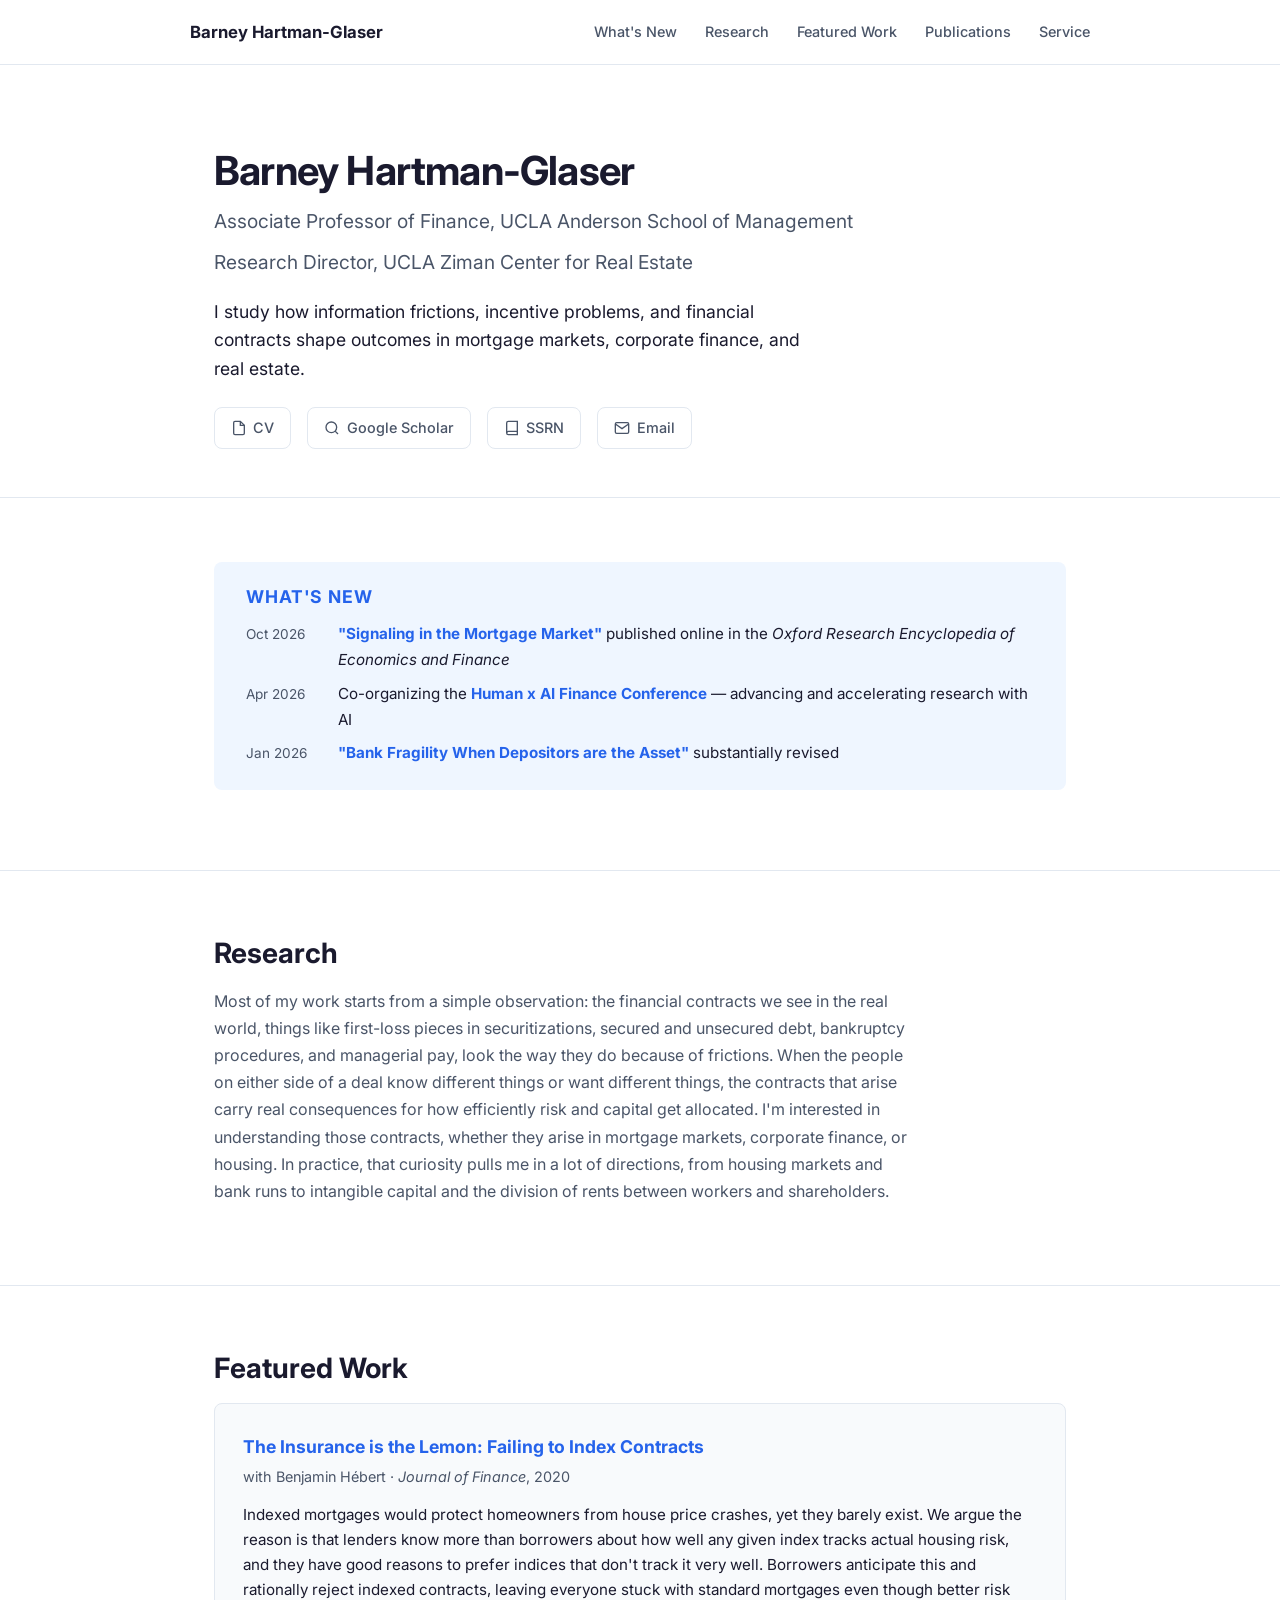
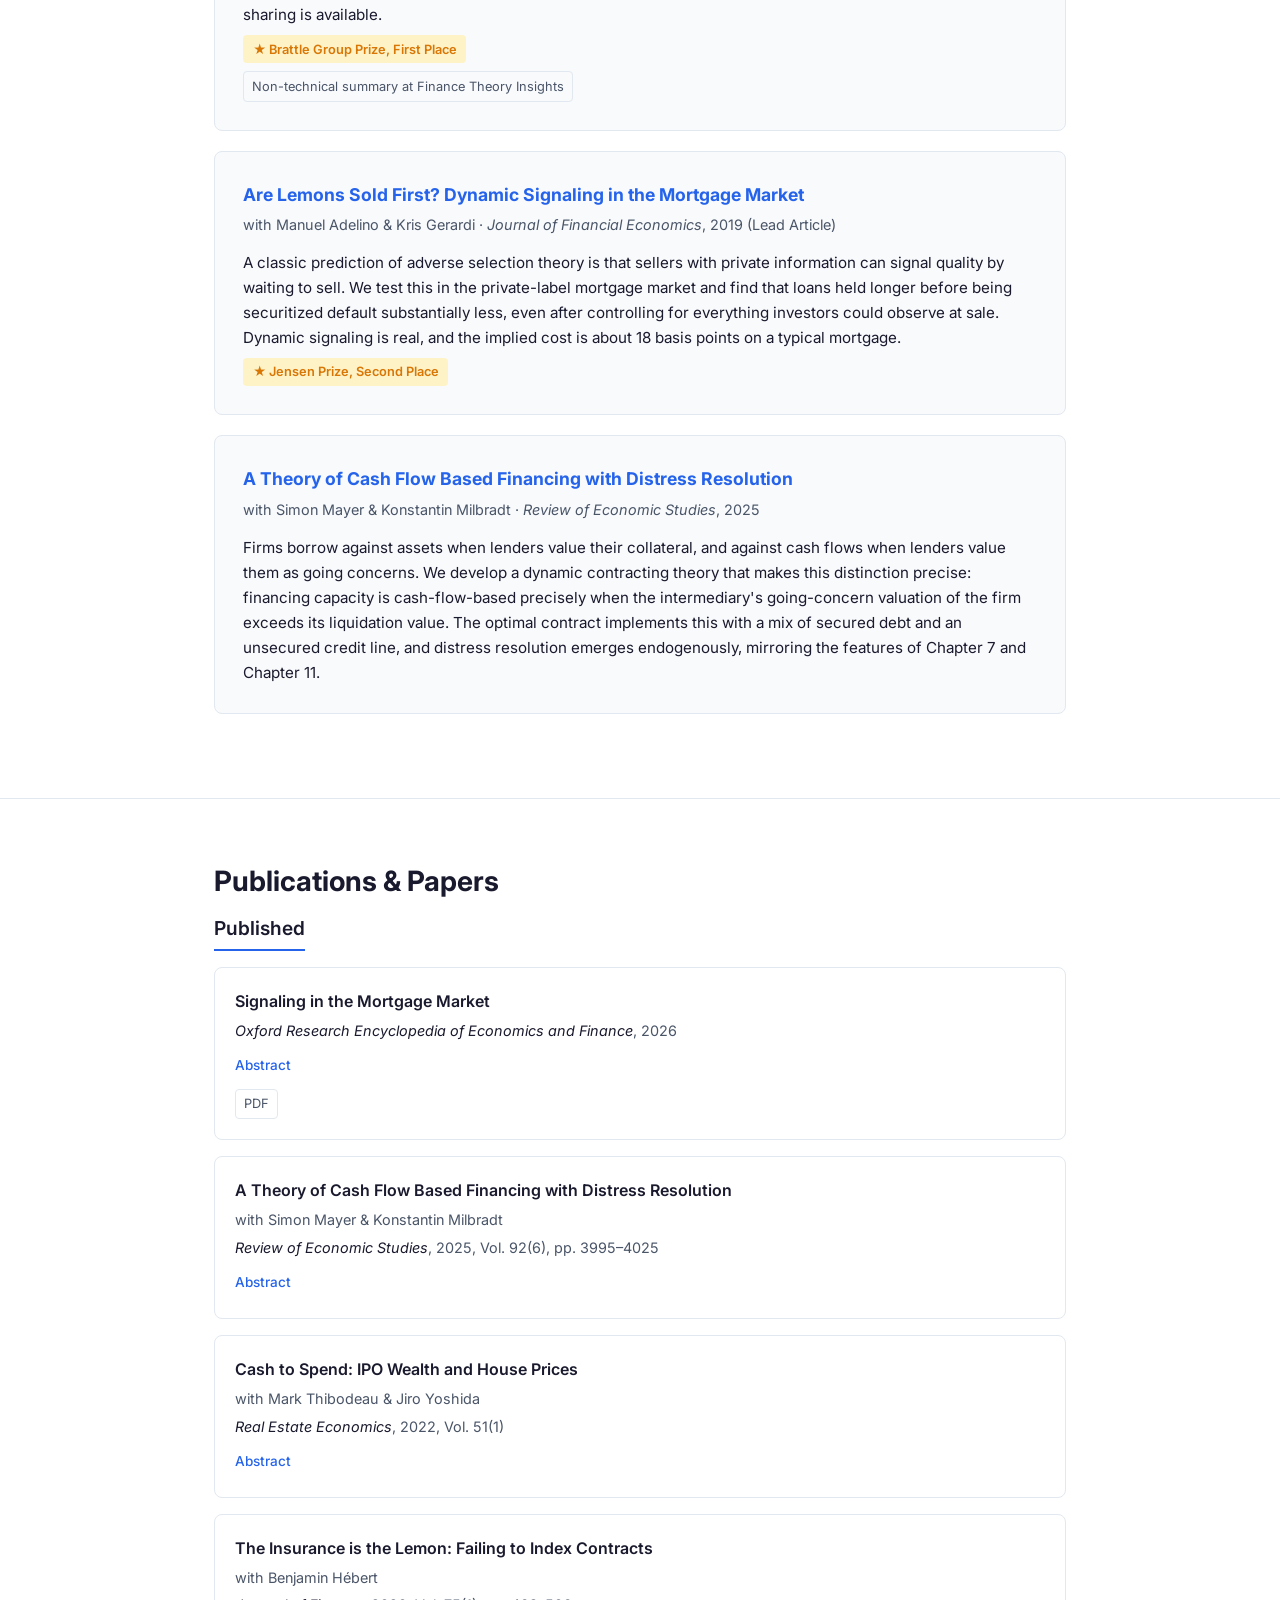
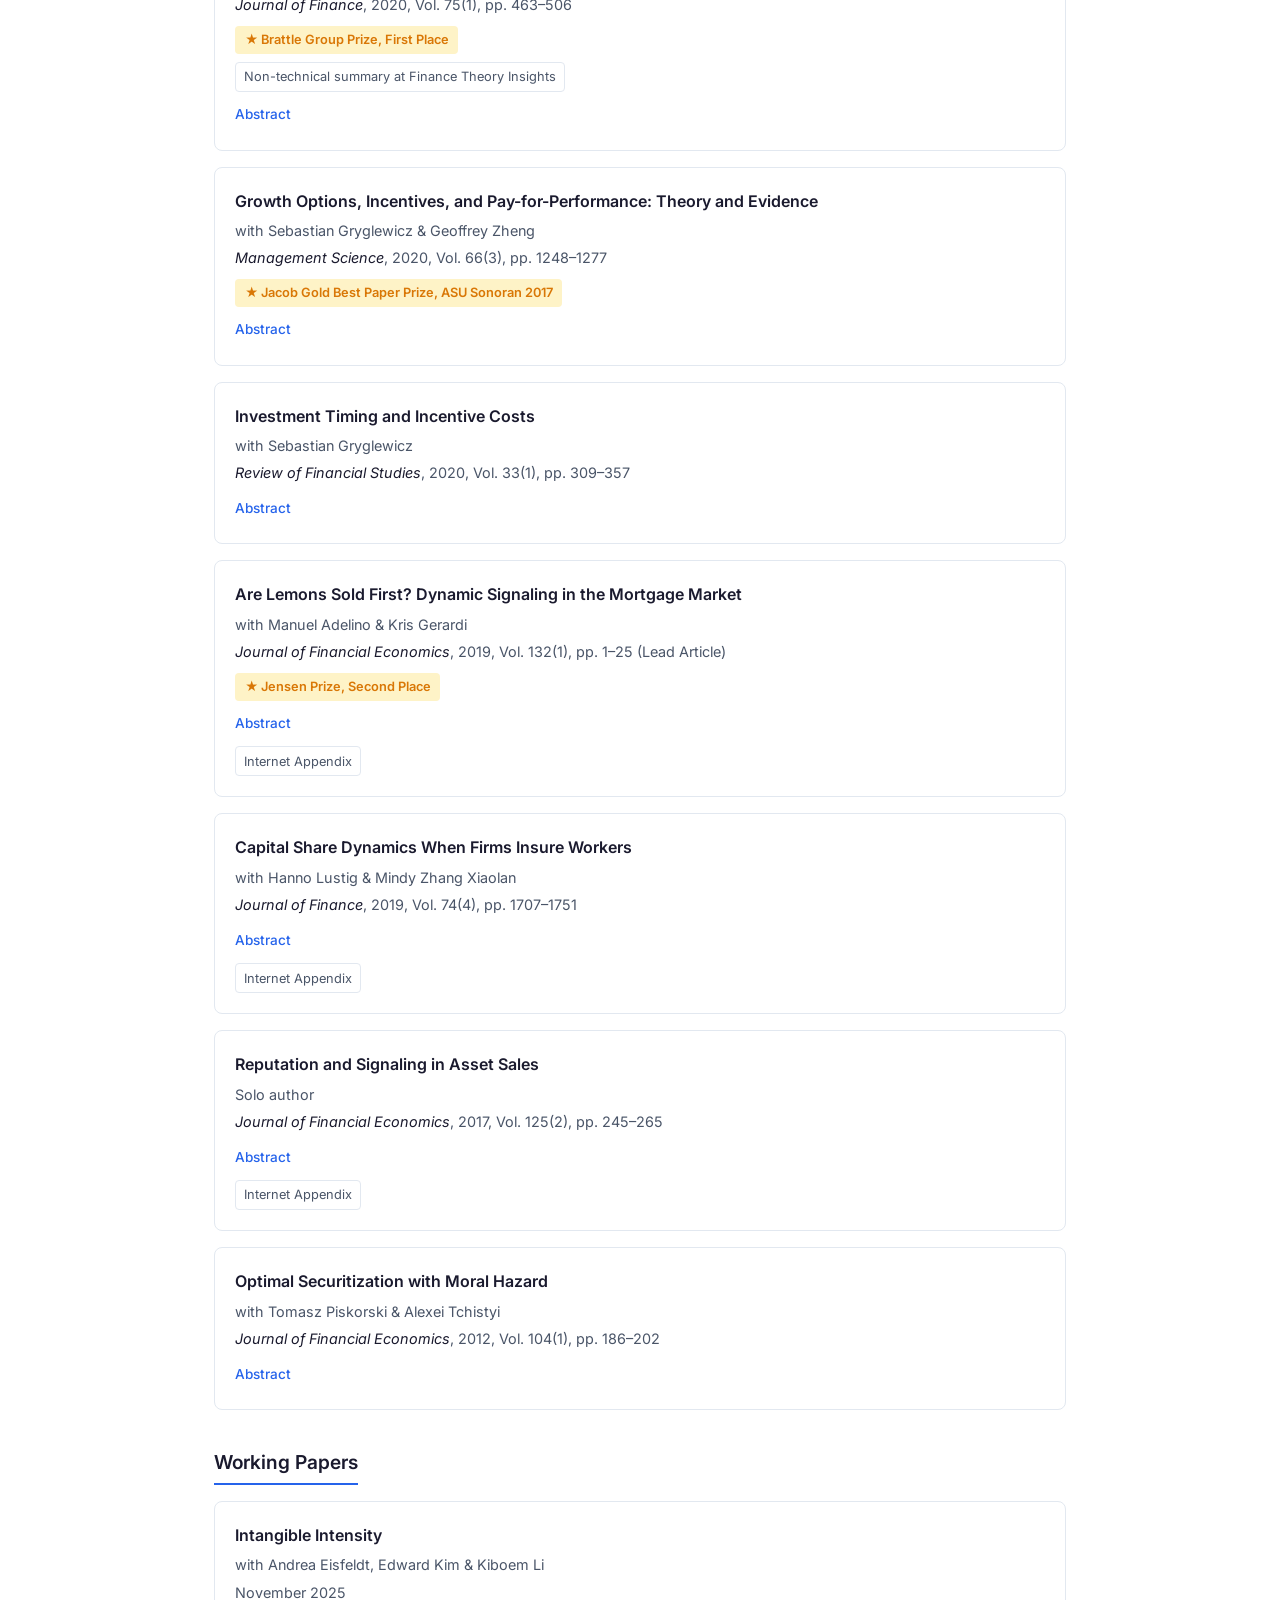
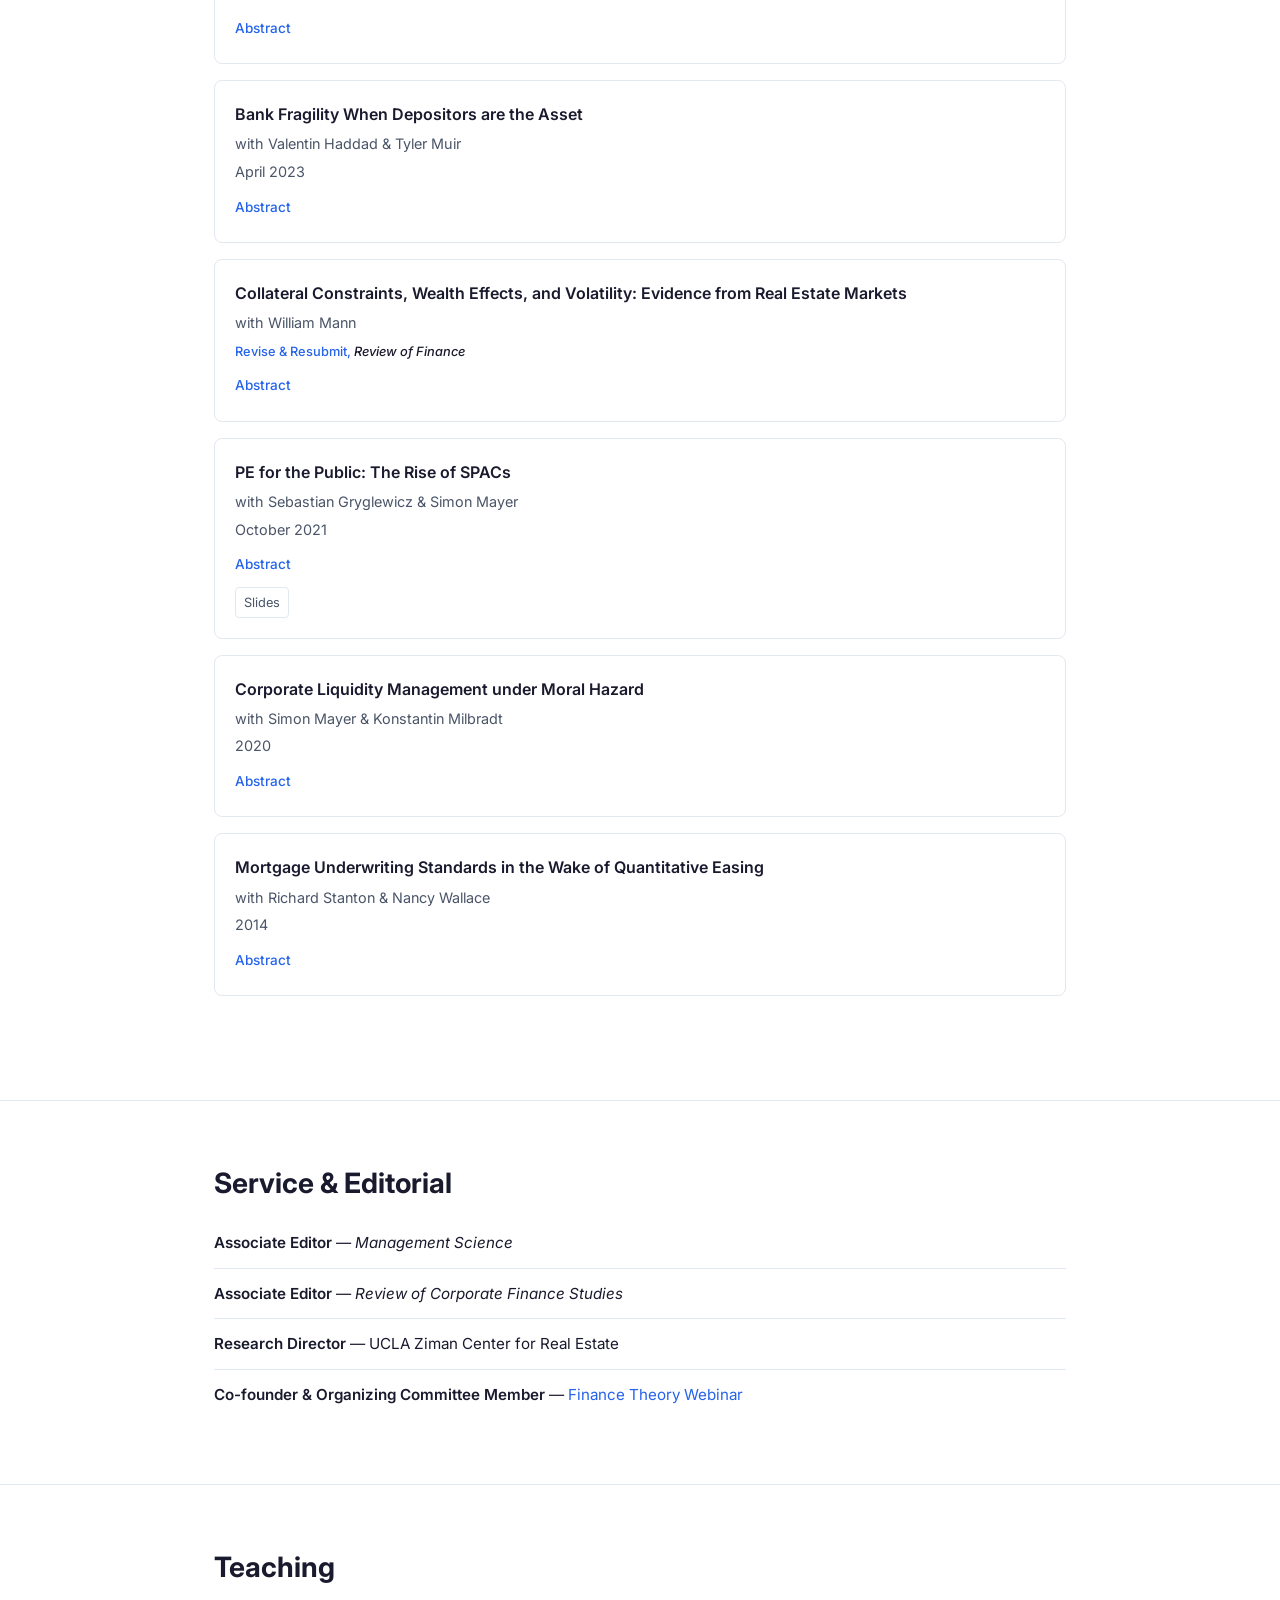
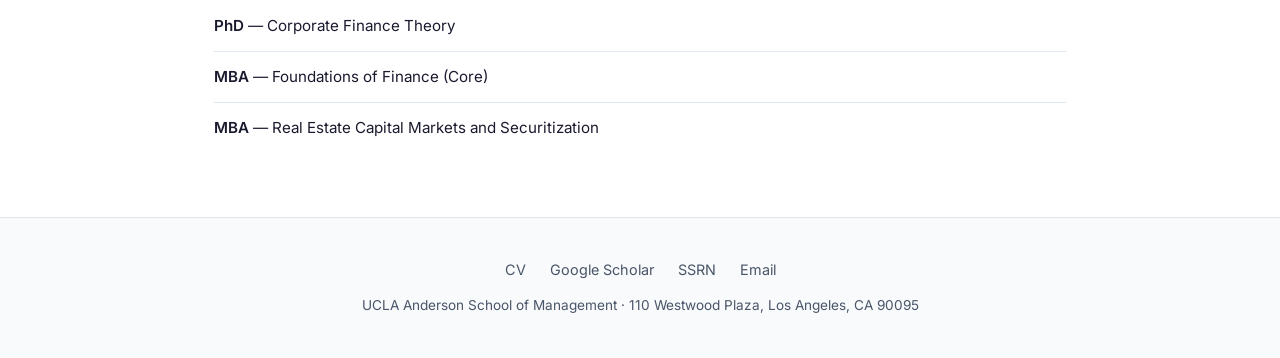
<file: index.html>
<!DOCTYPE html>
<html lang="en">
<head>
  <meta charset="UTF-8">
  <meta name="viewport" content="width=device-width, initial-scale=1.0">
  <title>Barney Hartman-Glaser | UCLA Anderson</title>
  <meta name="description" content="Barney Hartman-Glaser — Associate Professor of Finance at UCLA Anderson School of Management. Research in corporate finance, real estate, and financial markets.">
  <link rel="preconnect" href="https://fonts.googleapis.com">
  <link rel="preconnect" href="https://fonts.gstatic.com" crossorigin>
  <link href="https://fonts.googleapis.com/css2?family=Inter:wght@400;500;600;700&display=swap" rel="stylesheet">
  <link rel="stylesheet" href="style.css">
</head>
<body>

<!-- Navigation -->
<nav>
  <div class="nav-inner">
    <span class="nav-name">Barney Hartman-Glaser</span>
    <button class="nav-toggle" aria-label="Toggle navigation">
      <span></span><span></span><span></span>
    </button>
    <ul class="nav-links">
      <li><a href="#news">What's New</a></li>
      <li><a href="#research">Research</a></li>
      <li><a href="#highlights">Featured Work</a></li>
      <li><a href="#publications">Publications</a></li>
      <li><a href="#service">Service</a></li>
    </ul>
  </div>
</nav>

<!-- Hero -->
<section class="hero">
  <div class="container">
    <h1>Barney Hartman-Glaser</h1>
    <p class="subtitle">Associate Professor of Finance, UCLA Anderson School of Management</p>
    <p class="role-secondary">Research Director, UCLA Ziman Center for Real Estate</p>
    <p class="tagline">I study how information frictions, incentive problems, and financial contracts shape outcomes in mortgage markets, corporate finance, and real estate.</p>
    <div class="hero-links">
      <a href="cv.pdf" target="_blank">
        <svg width="16" height="16" fill="none" stroke="currentColor" stroke-width="2" viewBox="0 0 24 24"><path d="M14 2H6a2 2 0 0 0-2 2v16a2 2 0 0 0 2 2h12a2 2 0 0 0 2-2V8z"/><polyline points="14 2 14 8 20 8"/></svg>
        CV
      </a>
      <a href="https://scholar.google.com/citations?user=barney+hartman-glaser" target="_blank">
        <svg width="16" height="16" fill="none" stroke="currentColor" stroke-width="2" viewBox="0 0 24 24"><circle cx="11" cy="11" r="8"/><path d="M21 21l-4.35-4.35"/></svg>
        Google Scholar
      </a>
      <a href="https://papers.ssrn.com/sol3/cf_dev/AbsByAuth.cfm?per_id=1291957" target="_blank">
        <svg width="16" height="16" fill="none" stroke="currentColor" stroke-width="2" viewBox="0 0 24 24"><path d="M4 19.5A2.5 2.5 0 0 1 6.5 17H20"/><path d="M6.5 2H20v20H6.5A2.5 2.5 0 0 1 4 19.5v-15A2.5 2.5 0 0 1 6.5 2z"/></svg>
        SSRN
      </a>
      <a href="mailto:barney.hartman-glaser@anderson.ucla.edu">
        <svg width="16" height="16" fill="none" stroke="currentColor" stroke-width="2" viewBox="0 0 24 24"><path d="M4 4h16c1.1 0 2 .9 2 2v12c0 1.1-.9 2-2 2H4c-1.1 0-2-.9-2-2V6c0-1.1.9-2 2-2z"/><polyline points="22,6 12,13 2,6"/></svg>
        Email
      </a>
    </div>
  </div>
</section>

<!-- What's New -->
<section id="news">
  <div class="container">
    <div class="whats-new fade-in">
      <h2>What's New</h2>
      <div class="news-items">
        <div class="news-item">
          <span class="news-date">Oct 2026</span>
          <span class="news-text"><strong><a href="https://academic.oup.com/edited-volume/61801/chapter/580094078" target="_blank">"Signaling in the Mortgage Market"</a></strong> published online in the <em>Oxford Research Encyclopedia of Economics and Finance</em></span>
        </div>
        <div class="news-item">
          <span class="news-date">Apr 2026</span>
          <span class="news-text">Co-organizing the <strong><a href="https://humanxaifinance.org" target="_blank">Human x AI Finance Conference</a></strong> — advancing and accelerating research with AI</span>
        </div>
        <div class="news-item">
          <span class="news-date">Jan 2026</span>
          <span class="news-text"><strong><a href="papers/bank-fragility-depositors-asset.pdf" target="_blank">"Bank Fragility When Depositors are the Asset"</a></strong> substantially revised</span>
        </div>
        <!-- TODO: Add more news items here -->
      </div>
    </div>
  </div>
</section>

<!-- Research Narrative -->
<section id="research">
  <div class="container">
    <h2 class="fade-in">Research</h2>
    <p class="fade-in" style="max-width: 700px; color: var(--text-secondary); margin-bottom: 1rem;">Most of my work starts from a simple observation: the financial contracts we see in the real world, things like first-loss pieces in securitizations, secured and unsecured debt, bankruptcy procedures, and managerial pay, look the way they do because of frictions. When the people on either side of a deal know different things or want different things, the contracts that arise carry real consequences for how efficiently risk and capital get allocated. I'm interested in understanding those contracts, whether they arise in mortgage markets, corporate finance, or housing. In practice, that curiosity pulls me in a lot of directions, from housing markets and bank runs to intangible capital and the division of rents between workers and shareholders.</p>
  </div>
</section>

<!-- Impact Highlights -->
<section id="highlights">
  <div class="container">
    <h2 class="fade-in">Featured Work</h2>

    <div class="highlight-card fade-in">
      <div class="paper-title"><a href="https://doi.org/10.1111/jofi.12856" target="_blank">The Insurance is the Lemon: Failing to Index Contracts</a></div>
      <div class="paper-meta">with Benjamin H&eacute;bert &middot; <em>Journal of Finance</em>, 2020</div>
      <p class="paper-description">Indexed mortgages would protect homeowners from house price crashes, yet they barely exist. We argue the reason is that lenders know more than borrowers about how well any given index tracks actual housing risk, and they have good reasons to prefer indices that don't track it very well. Borrowers anticipate this and rationally reject indexed contracts, leaving everyone stuck with standard mortgages even though better risk sharing is available.</p>
      <span class="award-badge">&#9733; Brattle Group Prize, First Place</span>
      <div class="pub-links">
        <a href="https://www.financetheory.org/insights/issue-3-may-2023/post/why-arent-mortgages-indexed-to-house-prices" target="_blank">Non-technical summary at Finance Theory Insights</a>
      </div>
    </div>

    <div class="highlight-card fade-in">
      <div class="paper-title"><a href="https://doi.org/10.1016/j.jfineco.2018.09.005" target="_blank">Are Lemons Sold First? Dynamic Signaling in the Mortgage Market</a></div>
      <div class="paper-meta">with Manuel Adelino &amp; Kris Gerardi &middot; <em>Journal of Financial Economics</em>, 2019 (Lead Article)</div>
      <p class="paper-description">A classic prediction of adverse selection theory is that sellers with private information can signal quality by waiting to sell. We test this in the private-label mortgage market and find that loans held longer before being securitized default substantially less, even after controlling for everything investors could observe at sale. Dynamic signaling is real, and the implied cost is about 18 basis points on a typical mortgage.</p>
      <span class="award-badge">&#9733; Jensen Prize, Second Place</span>
    </div>

    <div class="highlight-card fade-in">
      <div class="paper-title"><a href="https://doi.org/10.1093/restud/rdaf009" target="_blank">A Theory of Cash Flow Based Financing with Distress Resolution</a></div>
      <div class="paper-meta">with Simon Mayer &amp; Konstantin Milbradt &middot; <em>Review of Economic Studies</em>, 2025</div>
      <p class="paper-description">Firms borrow against assets when lenders value their collateral, and against cash flows when lenders value them as going concerns. We develop a dynamic contracting theory that makes this distinction precise: financing capacity is cash-flow-based precisely when the intermediary's going-concern valuation of the firm exceeds its liquidation value. The optimal contract implements this with a mix of secured debt and an unsecured credit line, and distress resolution emerges endogenously, mirroring the features of Chapter 7 and Chapter 11.</p>
    </div>
  </div>
</section>

<!-- Publications -->
<section id="publications">
  <div class="container">
    <h2 class="fade-in">Publications &amp; Papers</h2>

    <!-- Published -->
    <div class="pub-category fade-in">
      <h3>Published</h3>
      <div class="pub-list">

        <div class="pub-entry">
          <div class="pub-title"><a href="https://academic.oup.com/edited-volume/61801/chapter/580094078" target="_blank">Signaling in the Mortgage Market</a></div>
          <div class="pub-venue"><em>Oxford Research Encyclopedia of Economics and Finance</em>, 2026</div>
          <details class="pub-abstract"><summary>Abstract</summary><p>Asymmetric information is a defining feature of mortgage markets. Borrowers often know more about their own characteristics than they can credibly disclose to lenders. Lenders often know more about the riskiness of the loans they have made than do potential investors. In the face of such information asymmetries, the mortgage market has developed many mechanisms in which informed participants take costly actions that credibly reveal their information to other market participants. For example, a mortgage borrower might select a mortgage from a menu that features a low interest rate and high mortgage points, thereby revealing a low propensity to prepay. Alternatively, the seller of a mortgage-backed security (MBS) may retain a portion of the MBS to demonstrate that the deal has low risk of default. Such information revelation mechanisms constitute signaling in the mortgage market. This review provides an overview of signaling in the mortgage market. Its first goal is to provide a transparent and flexible theoretical framework that illustrates the core economic forces behind signaling applied to the mortgage market. The second goal is to provide an overview of the literature on the topic covering both theoretical insights and supporting empirical evidence with a focus on data from the US.</p></details>
          <div class="pub-links">
            <a href="papers/signaling-in-the-mortgage-market.pdf" target="_blank">PDF</a>
          </div>
        </div>

        <div class="pub-entry">
          <div class="pub-title"><a href="https://doi.org/10.1093/restud/rdaf009" target="_blank">A Theory of Cash Flow Based Financing with Distress Resolution</a></div>
          <div class="pub-authors">with Simon Mayer &amp; Konstantin Milbradt</div>
          <div class="pub-venue"><em>Review of Economic Studies</em>, 2025, Vol. 92(6), pp. 3995–4025</div>
          <details class="pub-abstract"><summary>Abstract</summary><p>We develop a dynamic contracting theory of asset- and cash flow-based financing that demonstrates how firm, intermediary, and capital market characteristics jointly shape firms' financing constraints. A firm with imperfect access to equity financing covers financing needs through costly sources: an intermediary and retained cash. The firm's financing capacity is endogenously determined by either the liquidation value of assets (asset-based) or the intermediary's going-concern valuation of the firm's cash flows (cash flow-based). The optimal contract is implemented with defaultable debt &mdash; specifically unsecured credit lines and senior-secured debt &mdash; and features risk-sharing via bankruptcy. When the firm does well, it repays its debt in full. When it does poorly, distress resolution mirrors U.S. bankruptcy procedures (Chapter 7 and 11). Secured and unsecured debt are complements because risk-sharing via unsecured debt increases secured debt capacity. Debt and equity are dynamic complements because future access to equity financing increases current debt capacity.</p></details>
        </div>

        <div class="pub-entry">
          <div class="pub-title"><a href="https://doi.org/10.1111/1540-6229.12406" target="_blank">Cash to Spend: IPO Wealth and House Prices</a></div>
          <div class="pub-authors">with Mark Thibodeau &amp; Jiro Yoshida</div>
          <div class="pub-venue"><em>Real Estate Economics</em>, 2022, Vol. 51(1)</div>
          <details class="pub-abstract"><summary>Abstract</summary><p>This study demonstrates the impact of initial public offerings (IPOs) on local house prices. Applying spatial difference-in-differences methods to IPOs in California from 1993 to 2017, we find house prices increase by 0.7% to 0.9% near an IPO firm's headquarters around filing and issuing dates. Upon lock-up expiration, price changes depend on post-issuance returns. Treating the San Francisco Bay as a commuting barrier, we identify sustained price increases after filings and temporary increases after issuing and lock-up expiration. We also confirm post-IPO price divergence between the treatment and synthetic control areas. Our findings indicate the effect of liquid wealth under mild financial constraints.</p></details>
        </div>

        <div class="pub-entry">
          <div class="pub-title"><a href="https://doi.org/10.1111/jofi.12856" target="_blank">The Insurance is the Lemon: Failing to Index Contracts</a></div>
          <div class="pub-authors">with Benjamin H&eacute;bert</div>
          <div class="pub-venue"><em>Journal of Finance</em>, 2020, Vol. 75(1), pp. 463–506</div>
          <span class="award-badge">&#9733; Brattle Group Prize, First Place</span>
          <div class="pub-links">
            <a href="https://www.financetheory.org/insights/issue-3-may-2023/post/why-arent-mortgages-indexed-to-house-prices" target="_blank">Non-technical summary at Finance Theory Insights</a>
          </div>
          <details class="pub-abstract"><summary>Abstract</summary><p>We introduce a model to explain the widespread failure to index contracts to aggregate indices, despite the apparent risk-sharing benefits of indexation. Our model features these benefits, but demonstrates that asymmetric information about the ability of indices to measure underlying aggregate states can lead to risk-sharing failures and non-indexation. Suppose that a borrower receives an offer from a lender that features higher repayments in "good" states, in exchange for lower repayments in "bad" states. To make such an offer, a lender must ask for higher average repayments, because the lender is exposed to these aggregate risks. The borrower, however, is concerned that she is paying something for nothing; if the index is a poor measure of the true aggregate state, the cost of this contract might exceed its benefits. We provide conditions under which this effect is strong enough to cause the borrower to reject this contract, and choose a conventional, non-contingent contract instead. Under these conditions, many equilibria are possible, and they can be Pareto-ranked; the use of non-contingent contracts can be viewed as a coordination failure.</p></details>
        </div>

        <div class="pub-entry">
          <div class="pub-title"><a href="https://doi.org/10.1287/mnsc.2018.3267" target="_blank">Growth Options, Incentives, and Pay-for-Performance: Theory and Evidence</a></div>
          <div class="pub-authors">with Sebastian Gryglewicz &amp; Geoffrey Zheng</div>
          <div class="pub-venue"><em>Management Science</em>, 2020, Vol. 66(3), pp. 1248–1277</div>
          <span class="award-badge">&#9733; Jacob Gold Best Paper Prize, ASU Sonoran 2017</span>
          <details class="pub-abstract"><summary>Abstract</summary><p>Pay-performance sensitivity is a common proxy for the strength of incentives. We show that growth options create a wedge between pay-effort sensitivity, which determines actual incentives, and pay-performance sensitivity, which is the ratio of pay-effort to performance-effort sensitivity. An increase in growth option intensity can increase performance-effort sensitivity more than pay-effort sensitivity, so that as incentives increase, pay-performance sensitivity decreases. We document empirical evidence consistent with this finding. Pay-performance sensitivity, measured by dollar changes in manager wealth over dollar changes in firm value, decreases with proxies for growth option intensity and increases with proxies for growth option exercise.</p></details>
        </div>

        <div class="pub-entry">
          <div class="pub-title"><a href="https://academic.oup.com/rfs/advance-article/doi/10.1093/rfs/hhz051/5488961" target="_blank">Investment Timing and Incentive Costs</a></div>
          <div class="pub-authors">with Sebastian Gryglewicz</div>
          <div class="pub-venue"><em>Review of Financial Studies</em>, 2020, Vol. 33(1), pp. 309–357</div>
          <details class="pub-abstract"><summary>Abstract</summary><p>We analyze how the costs of smoothly adjusting capital, such as incentive costs, affect investment timing. In our model, the owner of a firm holds a real option to increase a lumpy form of capital and can also smoothly adjust an incremental form of capital. Increasing the cost of incremental capital can delay or accelerate investment in lumpy capital. Incentive costs due to moral hazard are a natural source of costs for the accumulation of incremental capital. When moral hazard is severe, delaying investment in lumpy capital is costly and it is optimal to overinvest relative to the first-best case.</p></details>
        </div>

        <div class="pub-entry">
          <div class="pub-title"><a href="https://doi.org/10.1016/j.jfineco.2018.09.005" target="_blank">Are Lemons Sold First? Dynamic Signaling in the Mortgage Market</a></div>
          <div class="pub-authors">with Manuel Adelino &amp; Kris Gerardi</div>
          <div class="pub-venue"><em>Journal of Financial Economics</em>, 2019, Vol. 132(1), pp. 1–25 (Lead Article)</div>
          <span class="award-badge">&#9733; Jensen Prize, Second Place</span>
          <details class="pub-abstract"><summary>Abstract</summary><p>A central result in the theory of adverse selection in asset markets is that informed sellers can signal quality by delaying trade. This paper uses the residential mortgage market as a laboratory to test this mechanism. Using detailed, loan-level data on privately securitized mortgages, we find a strong relation between mortgage performance and time-to-sale. Importantly, this finding is conditional on all observable information about the loans. This effect is strongest in the "Alt-A" segment of the market, where loans are often originated with incomplete documentation. The results provide some of the first evidence of a signaling mechanism through delay of trade.</p></details>
          <div class="pub-links">
            <a href="papers/are-lemons-sold-first-internet-appendix.pdf" target="_blank">Internet Appendix</a>
          </div>
        </div>

        <div class="pub-entry">
          <div class="pub-title"><a href="https://doi.org/10.1111/jofi.12773" target="_blank">Capital Share Dynamics When Firms Insure Workers</a></div>
          <div class="pub-authors">with Hanno Lustig &amp; Mindy Zhang Xiaolan</div>
          <div class="pub-venue"><em>Journal of Finance</em>, 2019, Vol. 74(4), pp. 1707–1751</div>
          <details class="pub-abstract"><summary>Abstract</summary><p>Although the aggregate capital share for U.S. firms has increased, the firm-level capital share has decreased on average. The divergence is due to the largest firms. While these mega-firms now produce a larger output share, their labor compensation has not increased proportionately. We develop a model in which firms insure workers against firm-specific shocks. More productive firms allocate more rents to shareholders, while less productive firms endogenously exit. Increasing firm-level risk delays the exit of less productive firms and increases the measure of mega-firms, raising the aggregate capital share and lowering it on average. We present evidence supporting this mechanism.</p></details>
          <div class="pub-links">
            <a href="papers/capital-share-dynamics-internet-appendix.pdf" target="_blank">Internet Appendix</a>
          </div>
        </div>

        <div class="pub-entry">
          <div class="pub-title"><a href="http://dx.doi.org/10.1016/j.jfineco.2017.05.009" target="_blank">Reputation and Signaling in Asset Sales</a></div>
          <div class="pub-authors">Solo author</div>
          <div class="pub-venue"><em>Journal of Financial Economics</em>, 2017, Vol. 125(2), pp. 245–265</div>
          <details class="pub-abstract"><summary>Abstract</summary><p>Static adverse selection models of security issuance show that informed issuers can perfectly reveal their private information by maintaining a costly stake in the securities they issue. This paper shows that allowing an issuer to both signal current security quality via retention and build a reputation for honesty leads that issuer to misreport quality even when owning a positive stake &mdash; the equilibrium is neither separating nor pooling. An issuer retains less as reputation improves and prices are more sensitive to retention when the issuer has a worse reputation.</p></details>
          <div class="pub-links">
            <a href="papers/reputation-signaling-asset-sales-internet-appendix.pdf" target="_blank">Internet Appendix</a>
          </div>
        </div>

        <div class="pub-entry">
          <div class="pub-title"><a href="https://doi.org/10.1016/j.jfineco.2011.12.007" target="_blank">Optimal Securitization with Moral Hazard</a></div>
          <div class="pub-authors">with Tomasz Piskorski &amp; Alexei Tchistyi</div>
          <div class="pub-venue"><em>Journal of Financial Economics</em>, 2012, Vol. 104(1), pp. 186–202</div>
          <details class="pub-abstract"><summary>Abstract</summary><p>We consider the optimal design of mortgage-backed securities (MBS) in a dynamic setting in which a mortgage underwriter with limited liability can engage in costly hidden effort to screen borrowers and can sell loans to investors. We show that (i) the timing of payments to the underwriter is the key incentive mechanism, (ii) the maturity of the optimal contract can be short, and that (iii) bundling mortgages is efficient as it allows investors to learn about underwriter effort more quickly, an information enhancement effect. Finally, we demonstrate that the optimal contract can be closely approximated by the "first loss piece."</p></details>
        </div>

      </div>
    </div>

    <!-- Working Papers -->
    <div class="pub-category fade-in">
      <h3>Working Papers</h3>
      <div class="pub-list">

        <div class="pub-entry">
          <div class="pub-title"><a href="https://papers.ssrn.com/sol3/papers.cfm?abstract_id=5779844" target="_blank">Intangible Intensity</a></div>
          <div class="pub-authors">with Andrea Eisfeldt, Edward Kim &amp; Kiboem Li</div>
          <div class="pub-venue">November 2025</div>
          <details class="pub-abstract"><summary>Abstract</summary><p>We develop a text-based measure of intangible investment intensity derived from firms' 10-K filings. Our approach further classifies disclosure text into knowledge, customer, and organization capital. Firms with high intangible intensity are smaller, younger, and invest heavily in R&amp;D, SG&amp;A, and human capital, while the three subcomponents map cleanly to distinct economic firm types. Intangible intensity contains information about future profitability that is not captured by standard accounting measures. Managerial language thus embeds forward-looking signals about intangible investment that accounting data obscure.</p></details>
        </div>

        <div class="pub-entry">
          <div class="pub-title"><a href="papers/bank-fragility-depositors-asset.pdf" target="_blank">Bank Fragility When Depositors are the Asset</a></div>
          <div class="pub-authors">with Valentin Haddad &amp; Tyler Muir</div>
          <div class="pub-venue">April 2023</div>
          <details class="pub-abstract"><summary>Abstract</summary><p>Banks' relationships with depositors are valuable when depositors remain sticky, but this value evaporates if they leave. This tension makes banks fragile when rates rise and asset values decline: if depositors leave, the bank fails, justifying their departure. Failures can happen even with liquid assets and deposit insurance, especially for banks with valuable relationships. Bank values exhibit non-linear exposure to interest rates: normally mostly insensitive but highly responsive as losses mount. This complicates capital assessment, as neither mark-to-market nor hold-to-maturity captures bank health. We find evidence supporting these mechanisms during the 2022-23 rate hikes, culminating in Silicon Valley Bank's failure.</p></details>
        </div>

        <div class="pub-entry">
          <div class="pub-title"><a href="papers/collateral-constraints-wealth-effects-volatility.pdf" target="_blank">Collateral Constraints, Wealth Effects, and Volatility: Evidence from Real Estate Markets</a></div>
          <div class="pub-authors">with William Mann</div>
          <div class="pub-venue"><span class="pub-status">Revise &amp; Resubmit, <em>Review of Finance</em></span></div>
          <details class="pub-abstract"><summary>Abstract</summary><p>We document that, within-region, lower-income zip codes have more volatile returns to housing than do higher-income zip codes, without any corresponding higher returns. We rationalize this finding with a simple model that features a collateral constraint on borrowing and non-homothetic preferences over housing. Shocks to the representative household's marginal rate of substitution lead to volatility in the return to housing via the collateral constraint. We argue that lower-income households have a more volatile marginal rate of substitution, and thus more volatile returns to housing, consistent with our empirical findings. We provide further evidence for our mechanism using (1) variation in wealth induced by lagged housing returns; (2) cross-sectional data on the housing expenditure share; and (3) state-level non-recourse status, which instruments for the tightness of collateral constraints. Finally, we observe that endogenous volatility in housing returns may limit the available supply of housing, via producers' option to delay. Consistent with this hypothesis, the age of the housing stock is monotonically decreasing in local income levels.</p></details>
        </div>

        <div class="pub-entry">
          <div class="pub-title"><a href="https://papers.ssrn.com/sol3/papers.cfm?abstract_id=3947368" target="_blank">PE for the Public: The Rise of SPACs</a></div>
          <div class="pub-authors">with Sebastian Gryglewicz &amp; Simon Mayer</div>
          <div class="pub-venue">October 2021</div>
          <details class="pub-abstract"><summary>Abstract</summary><p>A special purpose acquisition company (SPAC) allows sponsors to directly access public capital markets to raise funds to conduct acquisitions. Traditionally, such experts would raise capital for this activity by first tapping private markets to initiate a venture capital (VC) or private equity (PE) fund. We present a model that explains why SPAC financing has recently become attractive relative to the traditional PE-to-IPO approach. PE-to-IPO financing more efficiently separates high-quality from low-quality experts. SPAC financing more efficiently separates good acquisitions from bad acquisitions and therefore is the preferred mode of funding for firms subject to severe adverse selection. Thus, the increased use of SPAC financing is consistent with the recent rise of intangible assets and technology firms, which may have increased the severity of the adverse selection problem over firm acquisitions. The model explains several features of PE-to-IPO and SPAC financing.</p></details>
          <div class="pub-links">
            <a href="papers/spacs-slides.pdf" target="_blank">Slides</a>
          </div>
        </div>

        <div class="pub-entry">
          <div class="pub-title"><a href="papers/corporate-liquidity-management-moral-hazard.pdf" target="_blank">Corporate Liquidity Management under Moral Hazard</a></div>
          <div class="pub-authors">with Simon Mayer &amp; Konstantin Milbradt</div>
          <div class="pub-venue">2020</div>
          <details class="pub-abstract"><summary>Abstract</summary><p>We present a model of liquidity management and financing decisions under moral hazard in which a firm accumulates cash to forestall liquidity default. When the cash balance is high, a tension arises between accumulating more cash to reduce the probability of default and providing incentives for the manager. When the cash balance is low, the firm hedges against liquidity default by transferring cash flow risk to the manager via high powered incentives. This risk transfer occurs even though the manager is risk averse and the firm's owners are risk neutral because default is inefficient. Firms with more volatile cash flows transfer less risk to the manager and hold more cash. Agency conflicts lead to endogenous flotation costs related to the severity of the moral hazard problem. These flotation costs always reduce the funds raised during a refinancing round to below the no-moral-hazard benchmark.</p></details>
        </div>

        <div class="pub-entry">
          <div class="pub-title"><a href="papers/mortgage-underwriting-standards-quantitative-easing.pdf" target="_blank">Mortgage Underwriting Standards in the Wake of Quantitative Easing</a></div>
          <div class="pub-authors">with Richard Stanton &amp; Nancy Wallace</div>
          <div class="pub-venue">2014</div>
          <details class="pub-abstract"><summary>Abstract</summary><p>While the large-scale asset purchases (LSAPs) have funneled vast amounts of capital into the secondary market for mortgages, the direct effect of these programs on the primary mortgage market is not yet clear. We present evidence that while the LSAPs may have improved conditions for the least risky borrowers, they have not improved conditions for all borrowers. For example, the average FICO score of agency securitized mortgages increased from below 720 (low risk) in 2008 to above 760 (extremely low risk) in 2012. What explains this dramatic shift in the average quality of agency securitized mortgages, and why did it persist even with the flood of capital into the secondary mortgage market from the LSAPs? We argue that the change in the probability of buy back requests on Fannie and Freddie mortgage backed securities can explain the tightening of mortgage credit standards.</p></details>
        </div>

      </div>
    </div>


  </div>
</section>

<!-- Service & Editorial -->
<section id="service">
  <div class="container">
    <h2 class="fade-in">Service &amp; Editorial</h2>
    <ul class="service-list fade-in">
      <li><span class="service-role">Associate Editor</span> — <em>Management Science</em></li>
      <li><span class="service-role">Associate Editor</span> — <em>Review of Corporate Finance Studies</em></li>
      <li><span class="service-role">Research Director</span> — UCLA Ziman Center for Real Estate</li>
      <li><span class="service-role">Co-founder &amp; Organizing Committee Member</span> — <a href="https://ftwebinar.org" target="_blank">Finance Theory Webinar</a></li>
      <!-- TODO: Add additional service roles, conference organizing, etc. -->
    </ul>
  </div>
</section>

<!-- Teaching -->
<section id="teaching">
  <div class="container">
    <h2 class="fade-in">Teaching</h2>
    <ul class="service-list fade-in">
      <li><span class="service-role">PhD</span> — Corporate Finance Theory</li>
      <li><span class="service-role">MBA</span> — Foundations of Finance (Core)</li>
      <li><span class="service-role">MBA</span> — Real Estate Capital Markets and Securitization</li>
    </ul>
  </div>
</section>

<!-- Footer -->
<footer>
  <div class="container">
    <div class="footer-links">
      <a href="cv.pdf" target="_blank">CV</a>
      <a href="https://scholar.google.com/citations?user=barney+hartman-glaser" target="_blank">Google Scholar</a>
      <a href="https://papers.ssrn.com/sol3/cf_dev/AbsByAuth.cfm?per_id=1291957" target="_blank">SSRN</a>
      <a href="mailto:barney.hartman-glaser@anderson.ucla.edu">Email</a>
    </div>
    <p class="footer-info">UCLA Anderson School of Management &middot; 110 Westwood Plaza, Los Angeles, CA 90095</p>
  </div>
</footer>

<script src="script.js"></script>
</body>
</html>
</file>
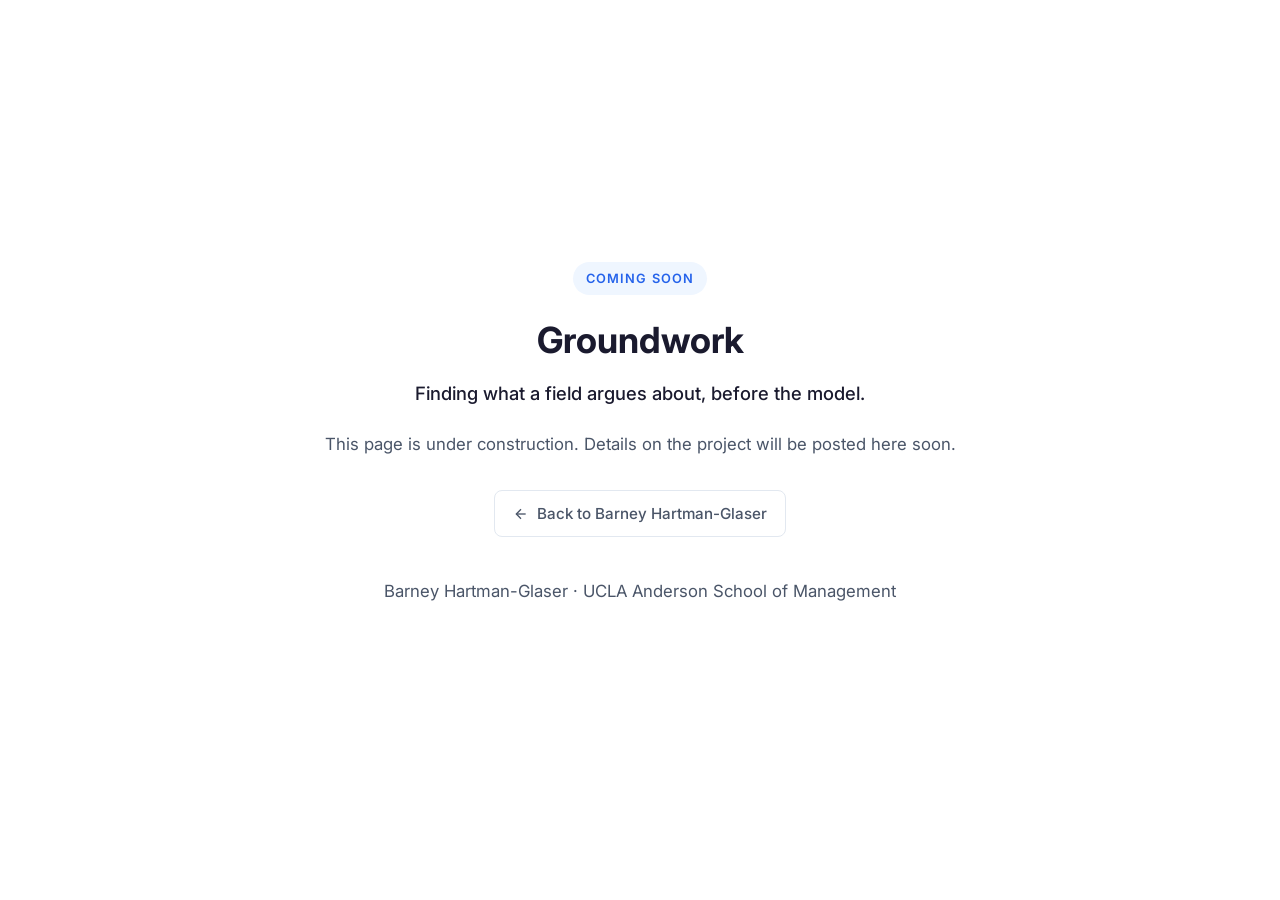
<file: groundwork.html>
<!DOCTYPE html>
<html lang="en">
<head>
  <meta charset="UTF-8">
  <meta name="viewport" content="width=device-width, initial-scale=1.0">
  <title>Groundwork | Barney Hartman-Glaser</title>
  <meta name="description" content="Groundwork — grounded theory at scale. A project by Barney Hartman-Glaser, UCLA Anderson School of Management.">
  <meta name="robots" content="noindex">
  <link rel="preconnect" href="https://fonts.googleapis.com">
  <link rel="preconnect" href="https://fonts.gstatic.com" crossorigin>
  <link href="https://fonts.googleapis.com/css2?family=Inter:wght@400;500;600;700&display=swap" rel="stylesheet">
  <link rel="stylesheet" href="style.css">
  <style>
    .soon-wrap {
      min-height: 100vh;
      display: flex;
      align-items: center;
      justify-content: center;
      padding: 2rem 1.5rem;
    }
    .soon-card {
      max-width: 640px;
      width: 100%;
      text-align: center;
    }
    .soon-eyebrow {
      display: inline-block;
      font-size: 0.8rem;
      font-weight: 600;
      letter-spacing: 0.08em;
      text-transform: uppercase;
      color: var(--blue);
      background: var(--blue-light);
      padding: 0.35rem 0.85rem;
      border-radius: 999px;
      margin-bottom: 1.5rem;
    }
    .soon-card h1 {
      font-size: 2.25rem;
      line-height: 1.2;
      margin-bottom: 1rem;
    }
    .soon-card .soon-sub {
      font-size: 1.15rem;
      font-weight: 500;
      color: var(--text);
      margin-bottom: 1.25rem;
    }
    .soon-card p {
      color: var(--text-secondary);
      font-size: 1.05rem;
      margin-bottom: 2rem;
    }
    .soon-back {
      display: inline-flex;
      align-items: center;
      gap: 0.5rem;
      font-size: 0.95rem;
      font-weight: 500;
      color: var(--text-secondary);
      border: 1px solid var(--border);
      border-radius: var(--radius);
      padding: 0.6rem 1.1rem;
      transition: all 0.2s ease;
    }
    .soon-back:hover {
      color: var(--blue);
      border-color: var(--blue);
      background: var(--blue-light);
    }
    .soon-footer {
      margin-top: 2.5rem;
      font-size: 0.85rem;
      color: var(--text-secondary);
    }
    @media (max-width: 600px) {
      .soon-card h1 { font-size: 1.75rem; }
    }
  </style>
</head>
<body>

<div class="soon-wrap">
  <div class="soon-card">
    <span class="soon-eyebrow">Coming Soon</span>
    <h1>Groundwork</h1>
    <p class="soon-sub">Finding what a field argues about, before the model.</p>
    <p>This page is under construction. Details on the project will be posted here soon.</p>
    <a class="soon-back" href="./">
      <svg width="16" height="16" fill="none" stroke="currentColor" stroke-width="2" viewBox="0 0 24 24"><line x1="19" y1="12" x2="5" y2="12"/><polyline points="12 19 5 12 12 5"/></svg>
      Back to Barney Hartman-Glaser
    </a>
    <p class="soon-footer">Barney Hartman-Glaser &middot; UCLA Anderson School of Management</p>
  </div>
</div>

</body>
</html>
</file>
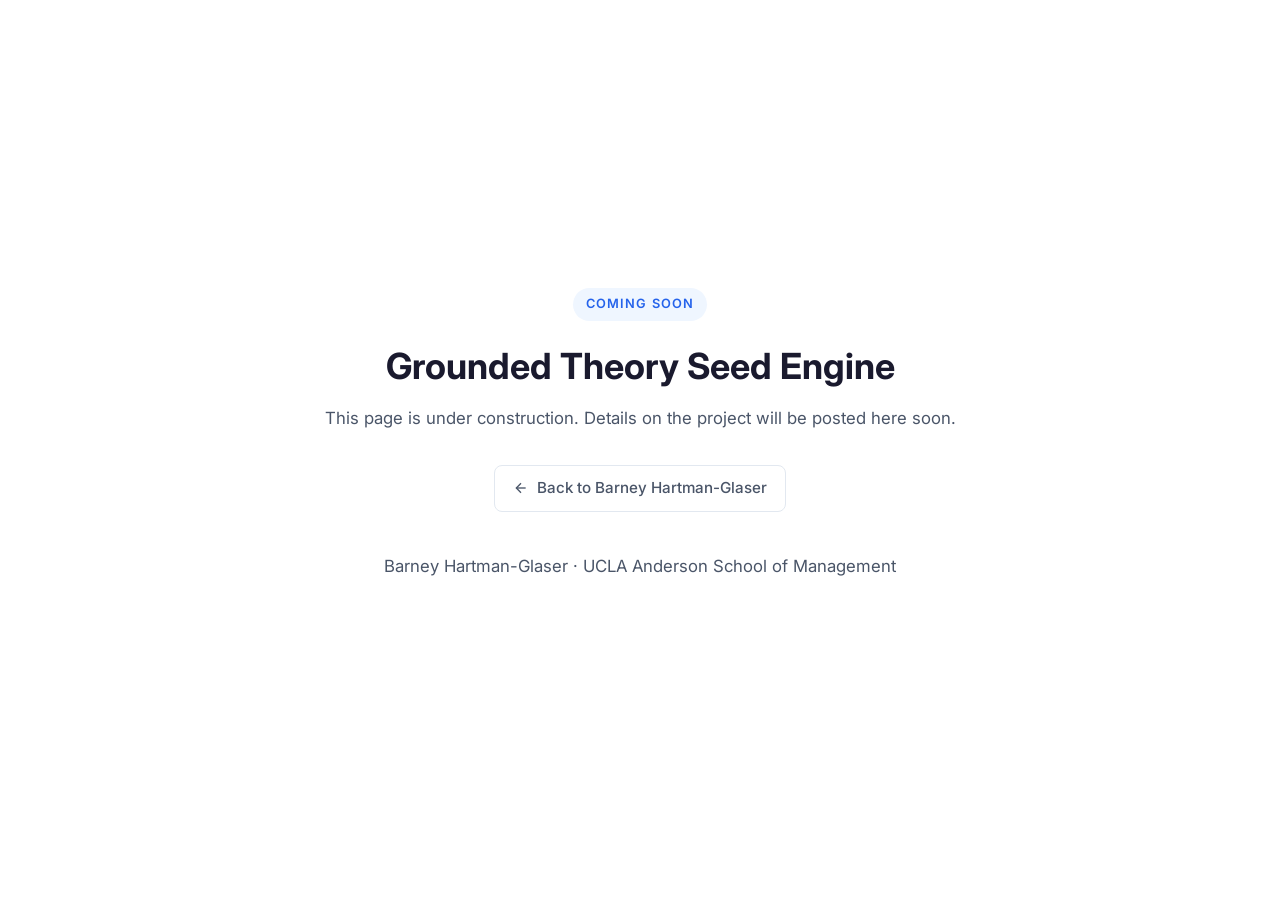
<file: seed-engine.html>
<!DOCTYPE html>
<html lang="en">
<head>
  <meta charset="UTF-8">
  <meta name="viewport" content="width=device-width, initial-scale=1.0">
  <title>Grounded Theory Seed Engine | Barney Hartman-Glaser</title>
  <meta name="description" content="Grounded Theory Seed Engine — a project by Barney Hartman-Glaser, UCLA Anderson School of Management.">
  <meta name="robots" content="noindex">
  <link rel="preconnect" href="https://fonts.googleapis.com">
  <link rel="preconnect" href="https://fonts.gstatic.com" crossorigin>
  <link href="https://fonts.googleapis.com/css2?family=Inter:wght@400;500;600;700&display=swap" rel="stylesheet">
  <link rel="stylesheet" href="style.css">
  <style>
    .soon-wrap {
      min-height: 100vh;
      display: flex;
      align-items: center;
      justify-content: center;
      padding: 2rem 1.5rem;
    }
    .soon-card {
      max-width: 640px;
      width: 100%;
      text-align: center;
    }
    .soon-eyebrow {
      display: inline-block;
      font-size: 0.8rem;
      font-weight: 600;
      letter-spacing: 0.08em;
      text-transform: uppercase;
      color: var(--blue);
      background: var(--blue-light);
      padding: 0.35rem 0.85rem;
      border-radius: 999px;
      margin-bottom: 1.5rem;
    }
    .soon-card h1 {
      font-size: 2.25rem;
      line-height: 1.2;
      margin-bottom: 1rem;
    }
    .soon-card p {
      color: var(--text-secondary);
      font-size: 1.05rem;
      margin-bottom: 2rem;
    }
    .soon-back {
      display: inline-flex;
      align-items: center;
      gap: 0.5rem;
      font-size: 0.95rem;
      font-weight: 500;
      color: var(--text-secondary);
      border: 1px solid var(--border);
      border-radius: var(--radius);
      padding: 0.6rem 1.1rem;
      transition: all 0.2s ease;
    }
    .soon-back:hover {
      color: var(--blue);
      border-color: var(--blue);
      background: var(--blue-light);
    }
    .soon-footer {
      margin-top: 2.5rem;
      font-size: 0.85rem;
      color: var(--text-secondary);
    }
    @media (max-width: 600px) {
      .soon-card h1 { font-size: 1.75rem; }
    }
  </style>
</head>
<body>

<div class="soon-wrap">
  <div class="soon-card">
    <span class="soon-eyebrow">Coming Soon</span>
    <h1>Grounded Theory Seed Engine</h1>
    <p>This page is under construction. Details on the project will be posted here soon.</p>
    <a class="soon-back" href="./">
      <svg width="16" height="16" fill="none" stroke="currentColor" stroke-width="2" viewBox="0 0 24 24"><line x1="19" y1="12" x2="5" y2="12"/><polyline points="12 19 5 12 12 5"/></svg>
      Back to Barney Hartman-Glaser
    </a>
    <p class="soon-footer">Barney Hartman-Glaser &middot; UCLA Anderson School of Management</p>
  </div>
</div>

</body>
</html>
</file>
<file: style.css>
/* ============================================
   Barney Hartman-Glaser — Academic Webpage
   Light & clean design, blue accent
   ============================================ */

:root {
  --blue: #2563eb;
  --blue-light: #eff6ff;
  --blue-dark: #1e40af;
  --text: #1a1a2e;
  --text-secondary: #4a5568;
  --bg: #ffffff;
  --bg-alt: #f8fafc;
  --border: #e2e8f0;
  --accent-gold: #d97706;
  --radius: 8px;
  --max-width: 900px;
}

*, *::before, *::after {
  box-sizing: border-box;
  margin: 0;
  padding: 0;
}

html {
  scroll-behavior: smooth;
  scroll-padding-top: 80px;
}

body {
  font-family: 'Inter', -apple-system, BlinkMacSystemFont, 'Segoe UI', sans-serif;
  color: var(--text);
  background: var(--bg);
  line-height: 1.7;
  font-size: 16px;
  -webkit-font-smoothing: antialiased;
}

/* ---- Typography ---- */

h1, h2, h3, h4 {
  line-height: 1.3;
  font-weight: 700;
}

h1 { font-size: 2.5rem; }
h2 { font-size: 1.75rem; margin-bottom: 1rem; }
h3 { font-size: 1.15rem; font-weight: 600; }

a {
  color: var(--blue);
  text-decoration: none;
  transition: color 0.2s;
}

a:hover {
  color: var(--blue-dark);
}

/* ---- Layout ---- */

.container {
  max-width: var(--max-width);
  margin: 0 auto;
  padding: 0 1.5rem;
}

section {
  padding: 4rem 0;
}

section + section {
  border-top: 1px solid var(--border);
}

/* ---- Navigation ---- */

nav {
  position: sticky;
  top: 0;
  background: rgba(255, 255, 255, 0.95);
  backdrop-filter: blur(12px);
  -webkit-backdrop-filter: blur(12px);
  border-bottom: 1px solid var(--border);
  z-index: 100;
  padding: 0 1.5rem;
}

nav .nav-inner {
  max-width: var(--max-width);
  margin: 0 auto;
  display: flex;
  align-items: center;
  justify-content: space-between;
  height: 64px;
}

nav .nav-name {
  font-weight: 700;
  font-size: 1.05rem;
  color: var(--text);
}

nav .nav-links {
  display: flex;
  gap: 1.75rem;
  list-style: none;
}

nav .nav-links a {
  color: var(--text-secondary);
  font-size: 0.9rem;
  font-weight: 500;
  transition: color 0.2s;
}

nav .nav-links a:hover,
nav .nav-links a.active {
  color: var(--blue);
}

.nav-toggle {
  display: none;
  background: none;
  border: none;
  cursor: pointer;
  padding: 0.5rem;
}

.nav-toggle span {
  display: block;
  width: 22px;
  height: 2px;
  background: var(--text);
  margin: 5px 0;
  transition: 0.3s;
}

/* ---- Hero ---- */

.hero {
  padding: 5rem 0 3rem;
  border-bottom: none;
}

.hero h1 {
  margin-bottom: 0.5rem;
  letter-spacing: -0.02em;
}

.hero .subtitle {
  font-size: 1.2rem;
  color: var(--text-secondary);
  margin-bottom: 0.5rem;
}

.hero .role-secondary {
  font-size: 1.2rem;
  color: var(--text-secondary);
  margin-bottom: 1.25rem;
}

.hero .tagline {
  font-size: 1.1rem;
  color: var(--text);
  margin-bottom: 1.5rem;
  max-width: 600px;
  line-height: 1.6;
}

.hero-links {
  display: flex;
  gap: 1rem;
  flex-wrap: wrap;
}

.hero-links a {
  display: inline-flex;
  align-items: center;
  gap: 0.4rem;
  padding: 0.5rem 1rem;
  border: 1px solid var(--border);
  border-radius: var(--radius);
  font-size: 0.9rem;
  font-weight: 500;
  color: var(--text-secondary);
  transition: all 0.2s;
}

.hero-links a:hover {
  border-color: var(--blue);
  color: var(--blue);
  background: var(--blue-light);
}

/* ---- What's New ---- */

.whats-new {
  background: var(--blue-light);
  border-radius: var(--radius);
  padding: 1.5rem 2rem;
  margin-bottom: 1rem;
}

.whats-new h2 {
  font-size: 1.1rem;
  color: var(--blue);
  margin-bottom: 0.75rem;
  text-transform: uppercase;
  letter-spacing: 0.05em;
}

.news-items {
  display: flex;
  flex-direction: column;
  gap: 0.5rem;
}

.news-item {
  display: flex;
  gap: 0.75rem;
  align-items: baseline;
}

.news-date {
  font-size: 0.85rem;
  color: var(--text-secondary);
  white-space: nowrap;
  min-width: 80px;
}

.news-text {
  font-size: 0.95rem;
}

/* ---- Research Narrative ---- */

/* ---- Impact Highlights ---- */

.highlight-card {
  background: var(--bg-alt);
  border-radius: var(--radius);
  padding: 1.75rem;
  margin-bottom: 1.25rem;
  border: 1px solid var(--border);
  transition: box-shadow 0.2s;
}

.highlight-card:hover {
  box-shadow: 0 4px 12px rgba(0, 0, 0, 0.06);
}

.highlight-card .paper-title {
  font-size: 1.1rem;
  font-weight: 700;
  margin-bottom: 0.25rem;
}

.highlight-card .paper-meta {
  font-size: 0.9rem;
  color: var(--text-secondary);
  margin-bottom: 0.75rem;
}

.highlight-card .paper-description {
  font-size: 0.95rem;
  line-height: 1.65;
}

.award-badge {
  display: inline-flex;
  align-items: center;
  gap: 0.3rem;
  background: #fef3c7;
  color: var(--accent-gold);
  font-size: 0.8rem;
  font-weight: 600;
  padding: 0.2rem 0.6rem;
  border-radius: 4px;
  margin-top: 0.5rem;
}

/* ---- Publications ---- */

.pub-category {
  margin-bottom: 2.5rem;
}

.pub-category h3 {
  font-size: 1.2rem;
  margin-bottom: 1rem;
  padding-bottom: 0.5rem;
  border-bottom: 2px solid var(--blue);
  display: inline-block;
}

.pub-list {
  display: flex;
  flex-direction: column;
  gap: 1rem;
}

.pub-entry {
  padding: 1.25rem;
  border-radius: var(--radius);
  border: 1px solid var(--border);
  transition: box-shadow 0.2s, border-color 0.2s;
}

.pub-entry:hover {
  box-shadow: 0 2px 8px rgba(0, 0, 0, 0.04);
  border-color: var(--blue);
}

.pub-title {
  font-weight: 600;
  font-size: 1rem;
  margin-bottom: 0.25rem;
}

.pub-title a {
  color: var(--text);
}

.pub-title a:hover {
  color: var(--blue);
}

.pub-authors {
  font-size: 0.9rem;
  color: var(--text-secondary);
  margin-bottom: 0.2rem;
}

.pub-venue {
  font-size: 0.9rem;
  color: var(--text-secondary);
}

.pub-venue em {
  font-style: italic;
  color: var(--text);
}

.pub-links {
  margin-top: 0.5rem;
  display: flex;
  gap: 0.75rem;
  flex-wrap: wrap;
}

.pub-links a {
  font-size: 0.8rem;
  padding: 0.2rem 0.5rem;
  border: 1px solid var(--border);
  border-radius: 4px;
  color: var(--text-secondary);
  transition: all 0.2s;
}

.pub-links a:hover {
  border-color: var(--blue);
  color: var(--blue);
}

.pub-status {
  font-size: 0.8rem;
  color: var(--blue);
  font-weight: 500;
}

.pub-abstract {
  margin-top: 0.5rem;
}

.pub-abstract summary {
  font-size: 0.85rem;
  font-weight: 500;
  color: var(--blue);
  cursor: pointer;
  display: inline-flex;
  align-items: center;
  gap: 0.3rem;
  padding: 0.2rem 0;
  user-select: none;
}

.pub-abstract summary:hover {
  color: var(--blue-dark);
}

.pub-abstract summary::marker {
  color: var(--blue);
}

.pub-abstract p {
  font-size: 0.9rem;
  color: var(--text-secondary);
  line-height: 1.65;
  margin-top: 0.5rem;
  padding-left: 0.25rem;
  border-left: 2px solid var(--border);
  padding: 0.5rem 0.75rem;
  background: var(--bg-alt);
  border-radius: 0 var(--radius) var(--radius) 0;
}

/* ---- Service ---- */

.service-list {
  list-style: none;
  padding: 0;
}

.service-list li {
  padding: 0.75rem 0;
  border-bottom: 1px solid var(--border);
  font-size: 0.95rem;
}

.service-list li:last-child {
  border-bottom: none;
}

.service-role {
  font-weight: 600;
}

/* ---- Teaching ---- */

.placeholder-note {
  background: var(--bg-alt);
  border-radius: var(--radius);
  padding: 1.5rem;
  color: var(--text-secondary);
  font-style: italic;
  font-size: 0.95rem;
}

/* ---- Footer ---- */

footer {
  padding: 2.5rem 0;
  border-top: 1px solid var(--border);
  background: var(--bg-alt);
  text-align: center;
}

footer .footer-links {
  display: flex;
  gap: 1.5rem;
  justify-content: center;
  margin-bottom: 0.75rem;
}

footer .footer-links a {
  font-size: 0.9rem;
  color: var(--text-secondary);
}

footer .footer-info {
  font-size: 0.85rem;
  color: var(--text-secondary);
}

/* ---- Scroll animations ---- */

.fade-in {
  opacity: 0;
  transform: translateY(20px);
  transition: opacity 0.6s ease, transform 0.6s ease;
}

.fade-in.visible {
  opacity: 1;
  transform: translateY(0);
}

/* ---- Responsive ---- */

@media (max-width: 768px) {
  h1 { font-size: 2rem; }
  h2 { font-size: 1.4rem; }

  .hero { padding: 3rem 0 2rem; }

  nav .nav-links {
    display: none;
    position: absolute;
    top: 64px;
    left: 0;
    right: 0;
    background: var(--bg);
    flex-direction: column;
    padding: 1rem 1.5rem;
    border-bottom: 1px solid var(--border);
    gap: 0.75rem;
  }

  nav .nav-links.open {
    display: flex;
  }

  .nav-toggle {
    display: block;
  }

  .whats-new {
    padding: 1.25rem;
  }

  .news-item {
    flex-direction: column;
    gap: 0.1rem;
  }

  section {
    padding: 2.5rem 0;
  }
}

@media (max-width: 480px) {
  h1 { font-size: 1.65rem; }

  .hero-links {
    flex-direction: column;
  }

  .hero-links a {
    justify-content: center;
  }
}
</file>
